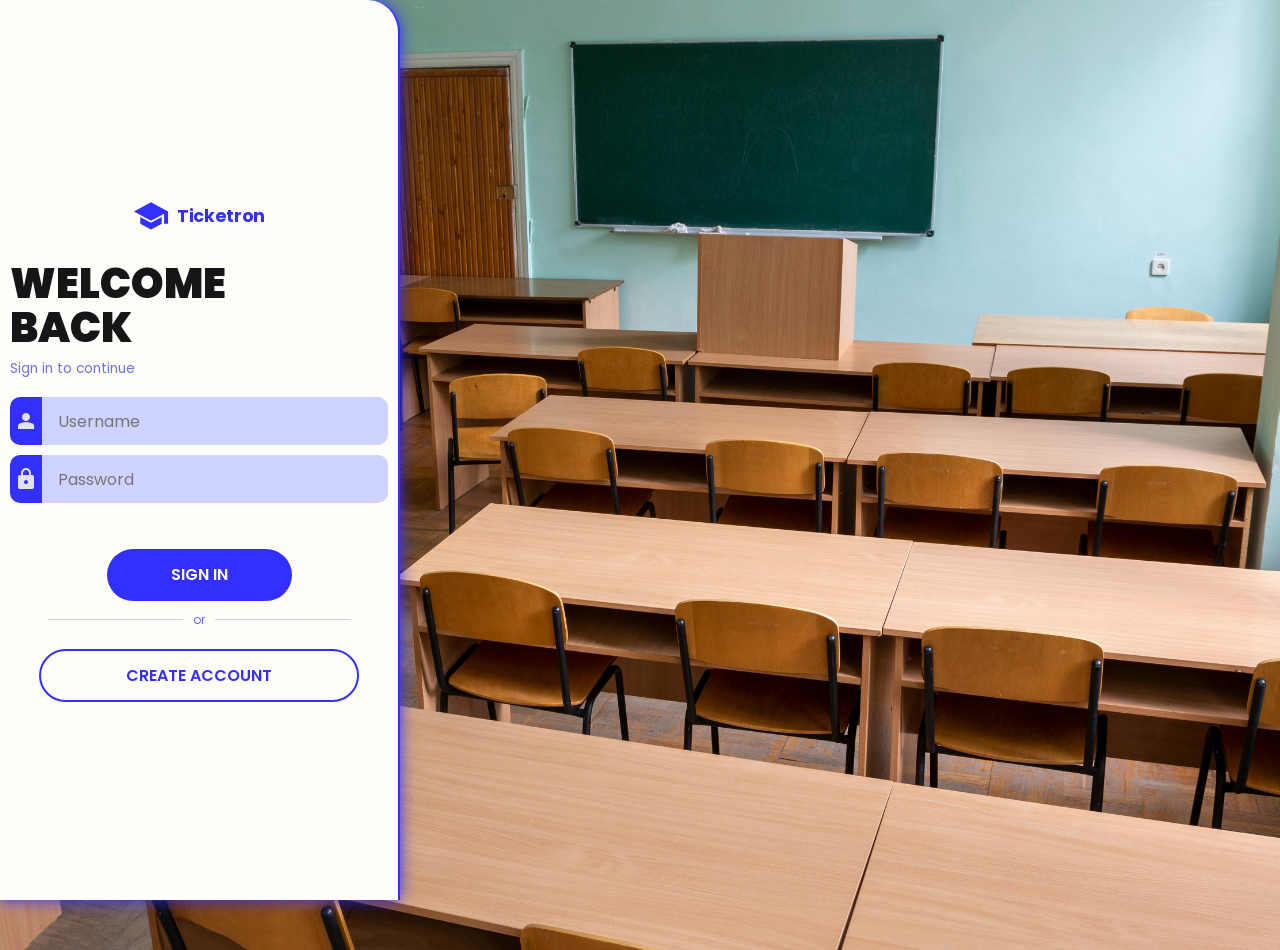
<file: index.html>
<!DOCTYPE html>
<html>
    <head>
        <meta http-equiv="Content-Type" content="text/html;charset=UTF-8">
        <title>GUUID Ticket Generator</title>
        <link rel="shortcut icon" href="favicon.ico" type="image/x-icon">

            <script src="config.js" defer></script>
        <script src="js/main.js" defer></script>
        <link rel="stylesheet" href="main.css">
        <link rel="stylesheet" href="css/student.css">

        <link rel="stylesheet" href="notify/notify.css" />
        <script src="notify/notify.config.js"></script>
        <script src="notify/notify.js"></script>
    </head>
    <body class="background">
        <form id="form" class="wrapper">
            <h1>Signout</h1>
            <h2>Mockup</h2>

            <div class="active-ticket-panel" id="active-ticket-panel">
                <p class="active-label">You have an Active Ticket!</p>
                <p id="active-ticket-info"></p>
                <p id="active-ticket-status"></p>
                <button type="button" id="close-ticket-btn">Close Ticket</button>
            </div>

            <div class="input-prompt">
                <label for="name-input">
                    <svg xmlns="http://www.w3.org/2000/svg" height="24px" viewBox="0 -960 960 960" width="24px" fill="#e3e3e3"><path d="M656-179v-121h294v121H656Zm-80-241v-121h374v121H576Zm-80-241v-121h454v121H496ZM169-533.62q-42-42.62-42-103.5T169.06-740q42.06-42 102.94-42 60.88 0 103.44 42.06Q418-697.88 418-637q0 60.88-42.62 103.44Q332.76-491 271.88-491T169-533.62ZM9-179v-101.27Q9-309 22.2-333.73q13.19-24.73 37.87-39.34Q108-401 160.75-416 213.5-431 272-431t111.79 14.75Q437.08-401.5 485-373q24.11 14.09 37.55 39.14Q536-308.8 536-280.5V-179H9Z"/></svg>
                </label>
                <input class="form-input" type="text" name="name-input" id="name-input" placeholder="Full Name">
            </div>

            <div class="input-prompt">
                <label for="teacher-input">
                    <svg xmlns="http://www.w3.org/2000/svg" height="24px" viewBox="0 -960 960 960" width="24px" fill="#e3e3e3"><path d="M829-275v-266L480-351 25.5-599.5l454.5-247 455 247.07V-275H829ZM480-121 194-274.9v-179.6l286 155.82L766-454.5V-275L480-121Z"/></svg>
                </label>

                <input class="form-input" type="text" name="teacher-input" id="teacher-input" placeholder="Teacher Name">
            </div>

            <p>----------------------------------------</p>

            <div class="tag-wrapper">
                <ul id="tags"></ul>
            </div>

            <p id="error-messages"> </p>
            <button type="submit">Submit</button>

            <button type="button" id="signout-button" class="secondary-btn-inline">Sign Out</button>
        </form>
    </body>
</html>
</file>
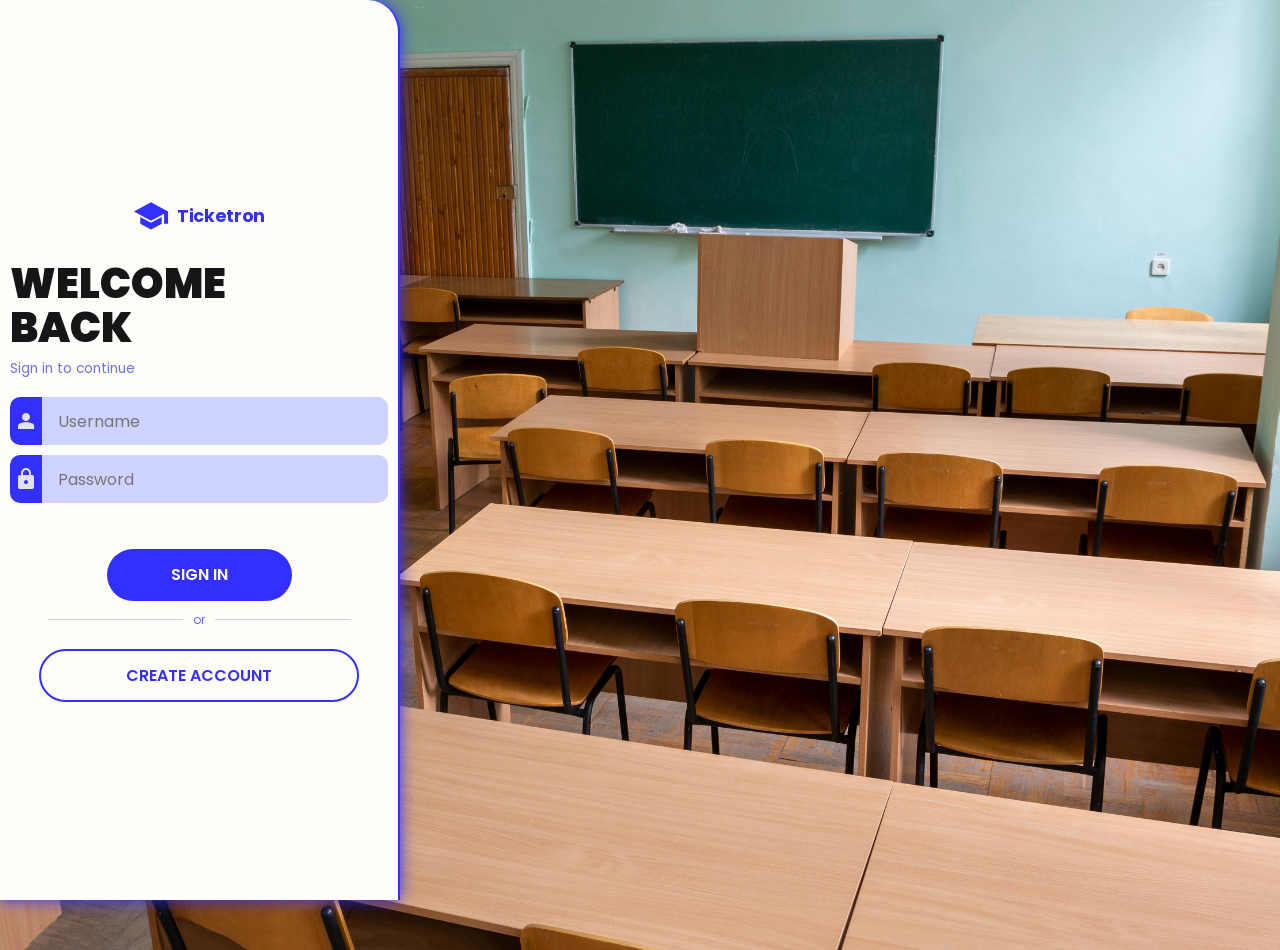
<file: login.html>
<!DOCTYPE html>
<html>
    <head>
        <meta http-equiv="Content-Type" content="text/html;charset=UTF-8">
        <title>Ticketron — Login</title>
        <link rel="shortcut icon" href="favicon.ico" type="image/x-icon">
        <script src="config.js" defer></script>
        <script src="js/login.js" defer></script>
        <link rel="stylesheet" href="main.css">
        <link rel="stylesheet" href="css/login.css">

        <link rel="stylesheet" href="notify/notify.css" />
        <script src="notify/notify.config.js"></script>
        <script src="notify/notify.js"></script>
    </head>
    <body class="background">
        <form id="login-form" class="wrapper" autocomplete="off">

            <div class="brand">
                <svg xmlns="http://www.w3.org/2000/svg" height="36px" viewBox="0 -960 960 960" width="36px" fill="currentColor">
                    <path d="M829-275v-266L480-351 25.5-599.5l454.5-247 455 247.07V-275H829ZM480-121 194-274.9v-179.6l286 155.82L766-454.5V-275L480-121Z"/>
                </svg>
                <span>Ticketron</span>
            </div>

            <h1>Welcome<br>Back</h1>
            <p class="subtitle">Sign in to continue</p>

            <div id="username-wrap">
                <label for="username-input">
                    <!-- person icon -->
                    <svg xmlns="http://www.w3.org/2000/svg" height="24px" viewBox="0 -960 960 960" width="24px" fill="#e3e3e3">
                        <path d="M480-480q-66 0-113-47t-47-113q0-66 47-113t113-47q66 0 113 47t47 113q0 66-47 113t-113 47ZM160-160v-112q0-34 17.5-62.5T224-378q62-31 128.5-46.5T480-440q66 0 132.5 15.5T741-378q29 15 46.5 43.5T805-272v112H160Z"/>
                    </svg>
                </label>
                <input class="form-input" type="text" name="username-input" id="username-input" placeholder="Username" autocomplete="off" spellcheck="false">
            </div>

            <div id="password-wrap">
                <label for="password-input">
                    <!-- lock icon -->
                    <svg xmlns="http://www.w3.org/2000/svg" height="24px" viewBox="0 -960 960 960" width="24px" fill="#e3e3e3">
                        <path d="M240-80q-33 0-56.5-23.5T160-160v-400q0-33 23.5-56.5T240-640h40v-80q0-83 58.5-141.5T480-920q83 0 141.5 58.5T680-720v80h40q33 0 56.5 23.5T800-560v400q0 33-23.5 56.5T720-80H240Zm240-200q33 0 56.5-23.5T560-360q0-33-23.5-56.5T480-440q-33 0-56.5 23.5T400-360q0 33 23.5 56.5T480-280ZM360-640h240v-80q0-50-35-85t-85-35q-50 0-85 35t-35 85v80Z"/>
                    </svg>
                </label>
                <input class="form-input" type="password" name="password-input" id="password-input" placeholder="Password" autocomplete="off">
            </div>

            <p id="login-error"></p>

            <button type="submit">Sign In</button>

            <div class="divider"><span>or</span></div>

            <button type="button" id="register-btn" class="secondary-btn">Create Account</button>
        </form>

        <!-- Register overlay -->
        <div id="register-overlay" class="overlay hidden">
            <form id="register-form" class="wrapper overlay-panel" autocomplete="off">
                <button type="button" id="back-btn" class="back-btn" aria-label="Back">
                    <svg xmlns="http://www.w3.org/2000/svg" height="24px" viewBox="0 -960 960 960" width="24px" fill="currentColor">
                        <path d="m313-440 224 224-57 56-320-320 320-320 57 56-224 224h487v80H313Z"/>
                    </svg>
                </button>

                <h1>Create<br>Account</h1>
                <p class="subtitle">Join Ticketron</p>

                <div id="reg-username-wrap">
                    <label for="reg-username">
                        <svg xmlns="http://www.w3.org/2000/svg" height="24px" viewBox="0 -960 960 960" width="24px" fill="#e3e3e3">
                            <path d="M480-480q-66 0-113-47t-47-113q0-66 47-113t113-47q66 0 113 47t47 113q0 66-47 113t-113 47ZM160-160v-112q0-34 17.5-62.5T224-378q62-31 128.5-46.5T480-440q66 0 132.5 15.5T741-378q29 15 46.5 43.5T805-272v112H160Z"/>
                        </svg>
                    </label>
                    <input class="form-input" type="text" id="reg-username" placeholder="Username (4–24 chars, letters & numbers)" autocomplete="off" spellcheck="false">
                </div>

                <div id="reg-password-wrap">
                    <label for="reg-password">
                        <svg xmlns="http://www.w3.org/2000/svg" height="24px" viewBox="0 -960 960 960" width="24px" fill="#e3e3e3">
                            <path d="M240-80q-33 0-56.5-23.5T160-160v-400q0-33 23.5-56.5T240-640h40v-80q0-83 58.5-141.5T480-920q83 0 141.5 58.5T680-720v80h40q33 0 56.5 23.5T800-560v400q0 33-23.5 56.5T720-80H240Zm240-200q33 0 56.5-23.5T560-360q0-33-23.5-56.5T480-440q-33 0-56.5 23.5T400-360q0 33 23.5 56.5T480-280ZM360-640h240v-80q0-50-35-85t-85-35q-50 0-85 35t-35 85v80Z"/>
                        </svg>
                    </label>
                    <input class="form-input" type="password" id="reg-password" placeholder="Password (letter + number required)" autocomplete="off">
                </div>

                <div id="reg-confirm-wrap">
                    <label for="reg-confirm">
                        <svg xmlns="http://www.w3.org/2000/svg" height="24px" viewBox="0 -960 960 960" width="24px" fill="#e3e3e3">
                            <path d="m438-452-58-57q-11-11-27.5-11T324-508q-11 11-11 28t11 28l86 86q12 12 28 12t28-12l170-170q11-11 11-28t-11-28q-11-11-28-11t-28 11L438-452Zm42 372q-139-35-229.5-159.5T160-516v-244l320-120 320 120v244q0 152-90.5 276.5T480-80Z"/>
                        </svg>
                    </label>
                    <input class="form-input" type="password" id="reg-confirm" placeholder="Confirm Password" autocomplete="off">
                </div>

                <p id="register-error"></p>

                <div class="role-toggle-wrap">
                    <span class="role-toggle-icon">🎓</span>
                    <label class="toggle-switch" for="role-toggle">
                        <input type="checkbox" id="role-toggle">
                        <span class="toggle-track">
                            <span class="toggle-thumb"></span>
                        </span>
                    </label>
                    <span id="role-label">Student Account</span>
                </div>

                <button type="submit">Register</button>
            </form>
        </div>
    </body>
</html>
</file>
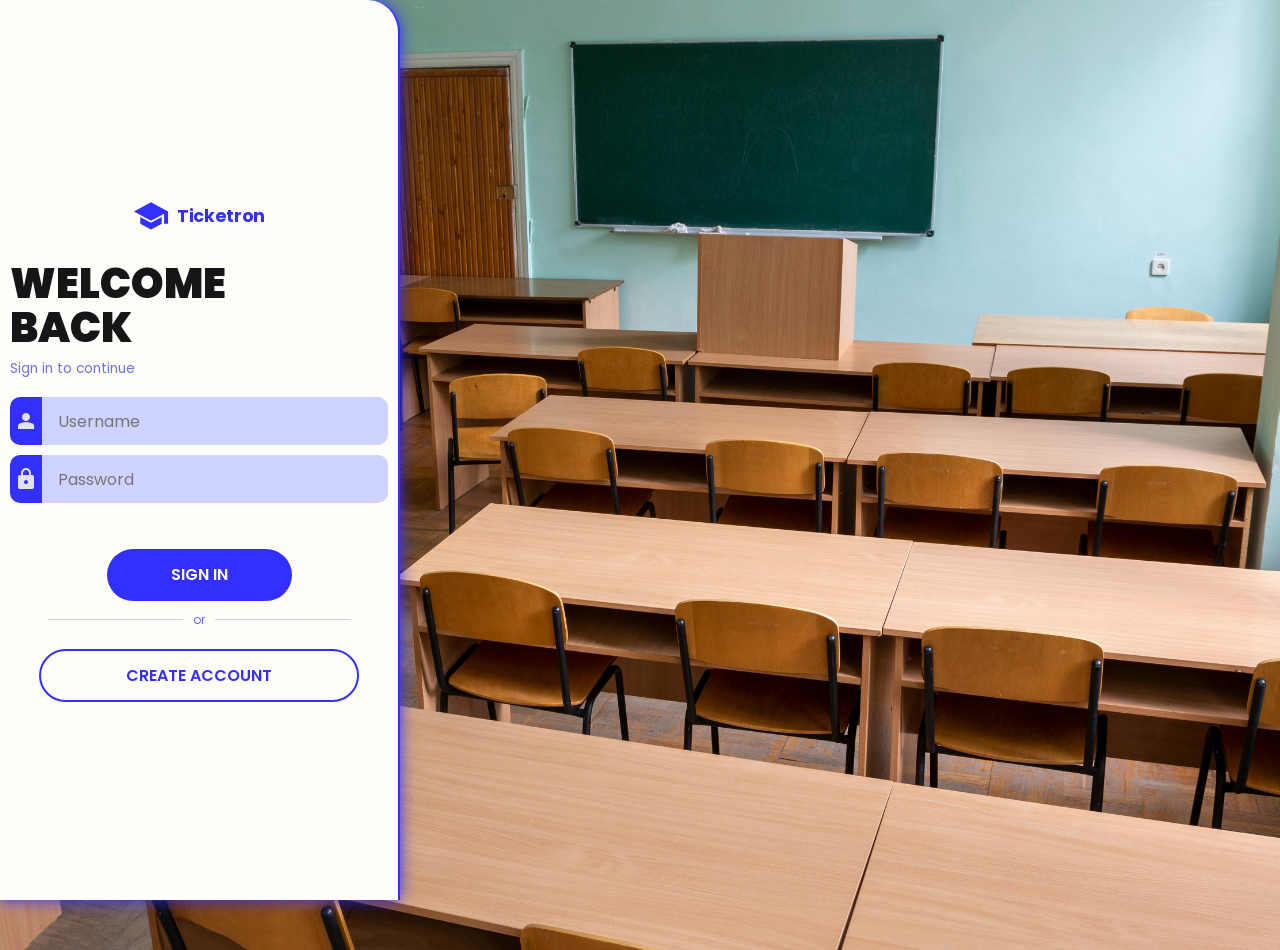
<file: teacher.html>
<!DOCTYPE html>
<html>
    <head>
        <meta http-equiv="Content-Type" content="text/html;charset=UTF-8">
        <title>Ticketron — Teacher Dashboard</title>
        <link rel="shortcut icon" href="favicon.ico" type="image/x-icon">
        <script src="config.js" defer></script>
        <script src="js/teacher.js" defer></script>
        <link rel="stylesheet" href="main.css">
        <link rel="stylesheet" href="css/teacher.css">

        <link rel="stylesheet" href="notify/notify.css" />
        <script src="notify/notify.config.js"></script>
        <script src="notify/notify.js"></script>
    </head>
    <body class="background">
        <div class="teacher-shell">

            <!-- Sidebar -->
            <aside class="sidebar">
                <div class="sidebar-brand">
                    <svg xmlns="http://www.w3.org/2000/svg" height="28px" viewBox="0 -960 960 960" width="28px" fill="currentColor">
                        <path d="M829-275v-266L480-351 25.5-599.5l454.5-247 455 247.07V-275H829ZM480-121 194-274.9v-179.6l286 155.82L766-454.5V-275L480-121Z"/>
                    </svg>
                    <span>Ticketron</span>
                </div>

                <div class="sidebar-user">
                    <div class="user-avatar">
                        <svg xmlns="http://www.w3.org/2000/svg" height="20px" viewBox="0 -960 960 960" width="20px" fill="currentColor">
                            <path d="M829-275v-266L480-351 25.5-599.5l454.5-247 455 247.07V-275H829ZM480-121 194-274.9v-179.6l286 155.82L766-454.5V-275L480-121Z"/>
                        </svg>
                    </div>
                    <div class="user-info">
                        <span id="teacher-name" class="user-name">Teacher</span>
                        <span class="user-role">Teacher</span>
                    </div>
                </div>

                <nav class="sidebar-nav">
                    <button class="nav-btn active" id="tab-tickets">
                        <svg xmlns="http://www.w3.org/2000/svg" height="20px" viewBox="0 -960 960 960" width="20px" fill="currentColor">
                            <path d="M200-120q-33 0-56.5-23.5T120-200v-560q0-33 23.5-56.5T200-840h560q33 0 56.5 23.5T840-760v560q0 33-23.5 56.5T760-120H200Zm0-80h560v-560H200v560Zm80-80h400v-80H280v80Zm0-160h400v-80H280v80Zm0-160h400v-80H280v80Z"/>
                        </svg>
                        Tickets
                    </button>

                    <button class="nav-btn" id="tab-settings">
                        <svg xmlns="http://www.w3.org/2000/svg" height="20px" viewBox="0 -960 960 960" width="20px" fill="currentColor">
                            <path d="m370-80-16-128q-13-5-24.5-12T307-235l-119 50L78-375l103-78q-1-7-1-13.5v-27q0-6.5 1-13.5L78-585l110-190 119 50q11-8 23-15t24-12l16-128h220l16 128q13 5 24.5 12t22.5 15l119-50 110 190-103 78q1 7 1 13.5v27q0 6.5-2 13.5l103 78-110 190-118-50q-11 8-23 15t-24 12L590-80H370Zm70-80h79l14-106q31-8 57.5-23.5T639-327l99 41 39-68-86-65q5-14 7-29.5t2-31.5q0-16-2-31.5t-7-29.5l86-65-39-68-99 42q-22-23-48.5-38.5T533-694l-13-106h-79l-14 106q-31 8-57.5 23.5T321-633l-99-41-39 68 86 64q-5 15-7 30t-2 32q0 16 2 31t7 30l-86 65 39 68 99-42q22 23 48.5 38.5T427-266l13 106Zm42-180q58 0 99-41t41-99q0-58-41-99t-99-41q-59 0-99.5 41T342-480q0 58 40.5 99t99.5 41Zm-2-140Z"/>
                        </svg>
                        Settings
                    </button>

                    <button disabled class="nav-btn" id="tab-developer" style="background-color: rgb(228, 228, 228);">
                        <svg xmlns="http://www.w3.org/2000/svg" height="24px" viewBox="0 -960 960 960" width="24px" fill="currentColor"><path d="M240-280 40-480l200-200 56 56-143 144 143 144-56 56Zm178 132-76-24 200-640 76 24-200 640Zm302-132-56-56 143-144-143-144 56-56 200 200-200 200Z"/></svg>
                        Developer Console
                    </button>
                </nav>

                <button class="signout-btn" id="signout-btn">
                    <svg xmlns="http://www.w3.org/2000/svg" height="18px" viewBox="0 -960 960 960" width="18px" fill="currentColor">
                        <path d="M200-120q-33 0-56.5-23.5T120-200v-560q0-33 23.5-56.5T200-840h280v80H200v560h280v80H200Zm440-160-55-58 102-102H360v-80h327L585-622l55-58 200 200-200 200Z"/>
                    </svg>
                    Sign Out
                </button>
            </aside>

            <!-- Main content -->
            <main class="dashboard-main">

                <!-- Tickets Panel -->
                <div id="panel-tickets">
                    <div class="dashboard-header">
                        <h1>Ticket Dashboard</h1>
                        <div class="count-chips">
                            <span class="chip chip-pending">Pending <span id="count-pending">0</span></span>
                            <span class="chip chip-accepted">Accepted <span id="count-accepted">0</span></span>
                            <span class="chip chip-denied">Denied <span id="count-denied">0</span></span>
                            <span class="chip chip-all">Total <span id="count-all">0</span></span>
                        </div>
                    </div>

                    <div class="filter-bar">
                        <button class="filter-btn active" data-filter="pending">Pending</button>
                        <button class="filter-btn" data-filter="accepted">Accepted</button>
                        <button class="filter-btn" data-filter="denied">Denied</button>
                        <button class="filter-btn" data-filter="closed">Closed</button>
                        <button class="filter-btn" data-filter="all">All</button>
                    </div>

                    <div id="ticket-list" class="ticket-list"></div>
                </div>

                <!-- Settings Panel -->
                <div id="panel-settings" class="hidden">
                    <div class="dashboard-header">
                        <h1>Settings</h1>
                        <p class="settings-subtitle">Control ticket behaviour for your class</p>
                    </div>

                    <form id="settings-form" class="settings-form">

                        <div class="setting-group">
                            <div class="setting-row">
                                <div class="setting-info">
                                    <span class="setting-title">Tickets Open</span>
                                    <span class="setting-desc">Allow students to submit new signout tickets</span>
                                </div>
                                <label class="toggle-switch">
                                    <input type="checkbox" id="setting-tickets-open" checked>
                                    <span class="toggle-track"><span class="toggle-thumb"></span></span>
                                </label>
                            </div>
                        </div>

                        <div class="setting-group">
                            <div class="setting-row">
                                <div class="setting-info">
                                    <span class="setting-title">Max Active Tickets</span>
                                    <span class="setting-desc">Maximum number of pending tickets allowed at once across all students</span>
                                </div>
                                <input type="number" class="setting-input" id="setting-max-active" min="1" max="30" value="5">
                            </div>
                        </div>

                        <div class="setting-group">
                            <div class="setting-row">
                                <div class="setting-info">
                                    <span class="setting-title">Max Tickets per Student</span>
                                    <span class="setting-desc">How many tickets a single student can submit in the time window below</span>
                                </div>
                                <input type="number" class="setting-input" id="setting-max-per-student" min="1" max="20" value="3">
                            </div>
                        </div>

                        <div class="setting-group">
                            <div class="setting-row">
                                <div class="setting-info">
                                    <span class="setting-title">Time Window (minutes)</span>
                                    <span class="setting-desc">Rolling time period used to count each student's ticket usage</span>
                                </div>
                                <input type="number" class="setting-input" id="setting-window-minutes" min="1" max="480" value="60">
                            </div>
                        </div>

                        <div class="settings-actions">
                            <button type="submit" class="save-btn">Save Settings</button>
                            <span id="settings-saved" class="saved-msg hidden">✓ Saved!</span>
                        </div>
                    </form>
                </div>

            </main>
        </div>
    </body>
</html>
</file>
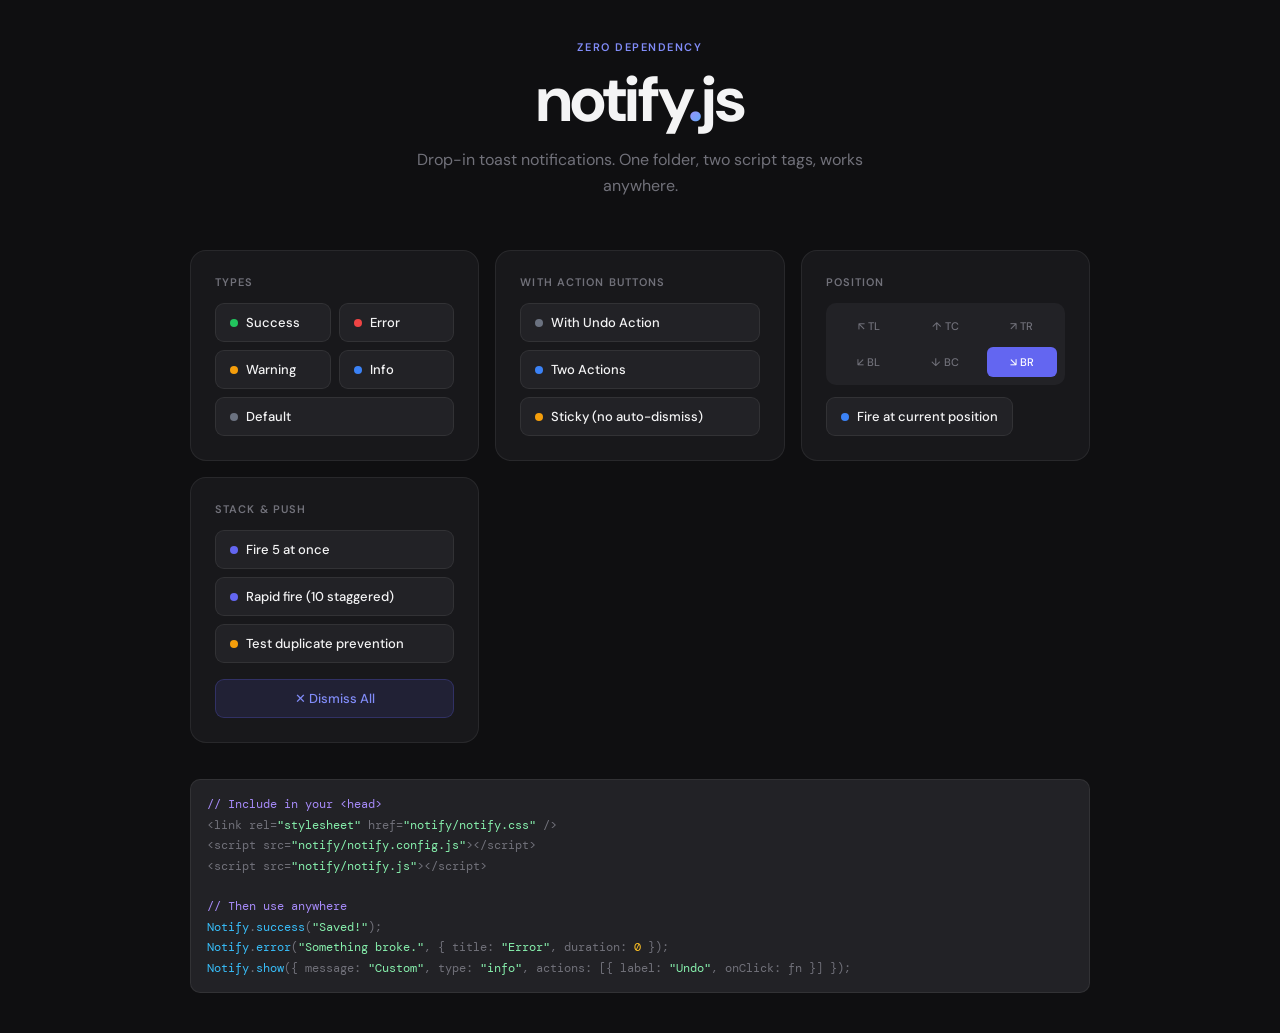
<file: notify/demo.html>
<!DOCTYPE html>
<html lang="en">
<head>
  <meta charset="UTF-8" />
  <meta name="viewport" content="width=device-width, initial-scale=1.0" />
  <title>Notify — Demo</title>
  <link rel="preconnect" href="https://fonts.googleapis.com">
  <link href="https://fonts.googleapis.com/css2?family=DM+Sans:wght@300;400;500;600;700&family=DM+Mono:wght@400;500&display=swap" rel="stylesheet">
  <link rel="stylesheet" href="notify.css" />
  <script src="notify.config.js"></script>
  <script src="notify.js"></script>

  <style>
    *, *::before, *::after { box-sizing: border-box; margin: 0; padding: 0; }

    :root {
      --bg: #0f0f11;
      --surface: #18181b;
      --surface2: #222226;
      --border: rgba(255,255,255,0.07);
      --text: #f4f4f5;
      --muted: #71717a;
      --accent: #6366f1;
      --accent2: #818cf8;
    }

    body {
      background: var(--bg);
      color: var(--text);
      font-family: 'DM Sans', sans-serif;
      min-height: 100vh;
      display: flex;
      flex-direction: column;
      align-items: center;
      justify-content: center;
      padding: 40px 20px;
    }

    .demo-header {
      text-align: center;
      margin-bottom: 52px;
    }

    .demo-eyebrow {
      font-size: 11px;
      font-weight: 600;
      letter-spacing: 0.14em;
      text-transform: uppercase;
      color: var(--accent2);
      margin-bottom: 12px;
    }

    .demo-title {
      font-size: clamp(36px, 6vw, 64px);
      font-weight: 700;
      letter-spacing: -0.03em;
      line-height: 1.05;
      color: var(--text);
    }

    .demo-title span {
      background: linear-gradient(135deg, #6366f1, #a78bfa, #38bdf8);
      -webkit-background-clip: text;
      -webkit-text-fill-color: transparent;
      background-clip: text;
    }

    .demo-sub {
      margin-top: 14px;
      font-size: 16px;
      color: var(--muted);
      line-height: 1.6;
      max-width: 460px;
      margin-left: auto;
      margin-right: auto;
    }

    /* Grid */
    .demo-grid {
      display: grid;
      grid-template-columns: repeat(auto-fit, minmax(280px, 1fr));
      gap: 16px;
      width: 100%;
      max-width: 900px;
    }

    .demo-card {
      background: var(--surface);
      border: 1px solid var(--border);
      border-radius: 16px;
      padding: 24px;
    }

    .demo-card-title {
      font-size: 11px;
      font-weight: 600;
      letter-spacing: 0.1em;
      text-transform: uppercase;
      color: var(--muted);
      margin-bottom: 14px;
    }

    .btn-grid {
      display: grid;
      grid-template-columns: 1fr 1fr;
      gap: 8px;
    }

    .btn-grid.single { grid-template-columns: 1fr; }

    button {
      font-family: 'DM Sans', sans-serif;
      font-size: 13px;
      font-weight: 500;
      padding: 10px 14px;
      border-radius: 9px;
      border: 1px solid var(--border);
      cursor: pointer;
      transition: all 150ms ease;
      text-align: left;
      display: flex;
      align-items: center;
      gap: 8px;
      background: var(--surface2);
      color: var(--text);
    }

    button:hover {
      border-color: rgba(255,255,255,0.15);
      background: #2c2c32;
      transform: translateY(-1px);
    }

    button:active { transform: translateY(0); }

    button .dot {
      width: 8px;
      height: 8px;
      border-radius: 50%;
      flex-shrink: 0;
    }

    .dot-success { background: #22c55e; }
    .dot-error   { background: #ef4444; }
    .dot-warning { background: #f59e0b; }
    .dot-info    { background: #3b82f6; }
    .dot-default { background: #6b7280; }
    .dot-accent  { background: var(--accent); }

    /* Position selector */
    .pos-grid {
      display: grid;
      grid-template-columns: repeat(3, 1fr);
      gap: 6px;
      background: var(--surface2);
      border-radius: 10px;
      padding: 8px;
      margin-bottom: 12px;
    }

    .pos-btn {
      font-size: 11px;
      padding: 7px 6px;
      border-radius: 6px;
      text-align: center;
      justify-content: center;
      background: transparent;
      border: 1px solid transparent;
      color: var(--muted);
      gap: 0;
    }

    .pos-btn:hover { background: var(--surface); border-color: var(--border); color: var(--text); transform: none; }
    .pos-btn.active { background: var(--accent); color: white; border-color: transparent; }

    .code-snippet {
      background: var(--surface2);
      border: 1px solid var(--border);
      border-radius: 10px;
      padding: 14px 16px;
      font-family: 'DM Mono', monospace;
      font-size: 12px;
      color: var(--muted);
      line-height: 1.7;
      margin-top: 12px;
      overflow-x: auto;
    }

    .code-snippet .kw  { color: #a78bfa; }
    .code-snippet .fn  { color: #38bdf8; }
    .code-snippet .str { color: #86efac; }
    .code-snippet .num { color: #fbbf24; }

    .dismiss-all-btn {
      margin-top: 16px;
      width: 100%;
      justify-content: center;
      background: rgba(99,102,241,0.12);
      border-color: rgba(99,102,241,0.25);
      color: var(--accent2);
    }

    .dismiss-all-btn:hover {
      background: rgba(99,102,241,0.2);
      border-color: rgba(99,102,241,0.4);
    }
  </style>
</head>
<body>

  <div class="demo-header">
    <p class="demo-eyebrow">Zero dependency</p>
    <h1 class="demo-title">notify<span>.</span>js</h1>
    <p class="demo-sub">Drop-in toast notifications. One folder, two script tags, works anywhere.</p>
  </div>

  <div class="demo-grid">

    <!-- Types -->
    <div class="demo-card">
      <p class="demo-card-title">Types</p>
      <div class="btn-grid">
        <button onclick="Notify.success('Changes saved successfully.')">
          <span class="dot dot-success"></span> Success
        </button>
        <button onclick="Notify.error('Failed to connect to server.')">
          <span class="dot dot-error"></span> Error
        </button>
        <button onclick="Notify.warning('Storage almost full.', { title: 'Warning' })">
          <span class="dot dot-warning"></span> Warning
        </button>
        <button onclick="Notify.info('A new version is available.', { title: 'Update' })">
          <span class="dot dot-info"></span> Info
        </button>
        <button onclick="Notify.show({ message: 'This is a plain notification.' })" style="grid-column: span 2;">
          <span class="dot dot-default"></span> Default
        </button>
      </div>
    </div>

    <!-- With actions -->
    <div class="demo-card">
      <p class="demo-card-title">With Action Buttons</p>
      <div class="btn-grid single">
        <button onclick="showWithUndo()">
          <span class="dot dot-default"></span> With Undo Action
        </button>
        <button onclick="showWithActions()">
          <span class="dot dot-info"></span> Two Actions
        </button>
        <button onclick="showSticky()">
          <span class="dot dot-warning"></span> Sticky (no auto-dismiss)
        </button>
      </div>
    </div>

    <!-- Position -->
    <div class="demo-card">
      <p class="demo-card-title">Position</p>
      <div class="pos-grid" id="posGrid">
        <button class="pos-btn" data-pos="top-left"      onclick="setPos(this)">↖ TL</button>
        <button class="pos-btn" data-pos="top-center"    onclick="setPos(this)">↑ TC</button>
        <button class="pos-btn" data-pos="top-right"     onclick="setPos(this)">↗ TR</button>
        <button class="pos-btn" data-pos="bottom-left"   onclick="setPos(this)">↙ BL</button>
        <button class="pos-btn" data-pos="bottom-center" onclick="setPos(this)">↓ BC</button>
        <button class="pos-btn active" data-pos="bottom-right" onclick="setPos(this)">↘ BR</button>
      </div>
      <button onclick="Notify.info('Position updated to ' + currentPos + '.')">
        <span class="dot dot-info"></span> Fire at current position
      </button>
    </div>

    <!-- Stress test -->
    <div class="demo-card">
      <p class="demo-card-title">Stack &amp; Push</p>
      <div class="btn-grid single">
        <button onclick="fireMultiple()">
          <span class="dot dot-accent"></span> Fire 5 at once
        </button>
        <button onclick="fireRapid()">
          <span class="dot dot-accent"></span> Rapid fire (10 staggered)
        </button>
        <button onclick="Notify.success('This is the same message.'); Notify.success('This is the same message.')">
          <span class="dot dot-warning"></span> Test duplicate prevention
        </button>
      </div>
      <button class="dismiss-all-btn" onclick="Notify.dismissAll()">
        ✕ Dismiss All
      </button>
    </div>

  </div>

  <!-- Code example -->
  <div style="max-width:900px; width:100%; margin-top: 24px;">
    <div class="code-snippet">
      <span class="kw">// Include in your &lt;head&gt;</span><br>
      &lt;link rel=<span class="str">"stylesheet"</span> href=<span class="str">"notify/notify.css"</span> /&gt;<br>
      &lt;script src=<span class="str">"notify/notify.config.js"</span>&gt;&lt;/script&gt;<br>
      &lt;script src=<span class="str">"notify/notify.js"</span>&gt;&lt;/script&gt;<br><br>

      <span class="kw">// Then use anywhere</span><br>
      <span class="fn">Notify</span>.<span class="fn">success</span>(<span class="str">"Saved!"</span>);<br>
      <span class="fn">Notify</span>.<span class="fn">error</span>(<span class="str">"Something broke."</span>, { title: <span class="str">"Error"</span>, duration: <span class="num">0</span> });<br>
      <span class="fn">Notify</span>.<span class="fn">show</span>({ message: <span class="str">"Custom"</span>, type: <span class="str">"info"</span>, actions: [{ label: <span class="str">"Undo"</span>, onClick: fn }] });
    </div>
  </div>

  <script>
    let currentPos = 'bottom-right';

    function setPos(btn) {
      document.querySelectorAll('.pos-btn').forEach(b => b.classList.remove('active'));
      btn.classList.add('active');
      currentPos = btn.dataset.pos;
      Notify.configure({ position: currentPos });
    }

    function showWithUndo() {
      Notify.show({
        message: '3 files moved to Trash.',
        type: 'default',
        duration: 6000,
        actions: [
          {
            label: 'Undo',
            primary: true,
            onClick: () => Notify.success('Restored!'),
          }
        ]
      });
    }

    function showWithActions() {
      Notify.show({
        title: 'Update Available',
        message: 'v2.4.0 is ready to install.',
        type: 'info',
        duration: 0,
        actions: [
          { label: 'Later',   primary: false, onClick: () => {} },
          { label: 'Install', primary: true,  onClick: () => Notify.success('Installing…') },
        ]
      });
    }

    function showSticky() {
      Notify.show({
        title: 'Action Required',
        message: 'Please confirm your email to continue.',
        type: 'warning',
        duration: 0,
      });
    }

    const msgs = [
      { type: 'success', message: 'File uploaded successfully.' },
      { type: 'info',    message: 'Sync completed.',             title: 'Sync' },
      { type: 'warning', message: 'Quota at 80%.',               title: 'Storage' },
      { type: 'error',   message: 'Network request failed.' },
      { type: 'default', message: 'Background task finished.' },
    ];

    function fireMultiple() {
      msgs.forEach(m => Notify.show(m));
    }

    let rapidTimer = null;
    function fireRapid() {
      let i = 0;
      rapidTimer = setInterval(() => {
        Notify.show(msgs[i % msgs.length]);
        i++;
        if (i >= 10) clearInterval(rapidTimer);
      }, 280);
    }
  </script>
</body>
</html>
</file>
<file: main.css>
@import url('https://fonts.googleapis.com/css2?family=Poppins:ital,wght@0,100;0,200;0,300;0,400;0,500;0,600;0,700;0,800;0,900;1,100;1,200;1,300;1,400;1,500;1,600;1,700;1,800;1,900&display=swap');
@import url('css/register-ticket.css');

:root {
    --bg-primary: rgb(255, 253, 250);
    --bg-secondary: rgb(232, 233, 240);
    --bg-tertiary: rgb(205, 208, 223);
    --accent-bg: rgb(206, 211, 255);
    --error: rgb(255, 0, 0);

    --accent-light: rgb(223, 222, 255);
    --accent-primary: rgb(50, 47, 255);
    --accent-secondary: rgb(27, 29, 165);

    --text-primary: rgb(22, 22, 24);
    --text-secondary: rgb(111, 113, 221);
    --text-reverse: rgb(255, 255, 255);
}

p {
    color: var(--text-secondary);
}

.background {
    min-height: 100vh;
    background-image: url('imgs/background.jpg');
    background-position: center;
    background-size: cover;
    overflow: hidden;
}

.apply-shake {
  animation: shake 0.2s cubic-bezier(.36,.07,.19,.97) both;
}

@keyframes shake {
  10%, 90% { transform: translate3d(-1px, 0, 0); }
  20%, 80% { transform: translate3d(2px, 0, 0); }
  30%, 50%, 70% { transform: translate3d(-4px, 0, 0); }
  40%, 60% { transform: translate3d(4px, 0, 0); }
}
</file>
<file: css/student.css>
/* css/student.css — Student signout page additions */

/* Status banners */
.banner {
    width: 100%;
    padding: 8px 14px;
    border-radius: 8px;
    font-size: 0.8rem;
    font-weight: 500;
    text-align: left;
    box-sizing: border-box;
}
.banner-open   { background: #e6f9f0; color: #1a7a4a; border: 1px solid #a3e4c1; }
.banner-closed { background: #fdecea; color: #b91c1c; border: 1px solid #fca5a5; }
.banner-active { background: #eff6ff; color: #1d4ed8; border: 1px solid #93c5fd; }
.banner-warn   { background: #fffbeb; color: #92400e; border: 1px solid #fcd34d; }

/* Active ticket panel */
.active-ticket-panel {
    width: 100%;
    background: var(--accent-bg);
    border: 2px solid var(--accent-primary);
    border-radius: 12px;
    padding: 16px;
    box-sizing: border-box;
    text-align: left;
    margin-top: 4px;
}
.active-ticket-panel.hidden { display: none; }

.active-label {
    font-weight: 700;
    font-size: 0.75rem;
    text-transform: uppercase;
    letter-spacing: 0.08em;
    color: var(--accent-secondary);
    margin-bottom: 6px !important;
}

#active-ticket-info {
    color: var(--text-primary);
    font-size: 0.9rem;
    margin-bottom: 4px !important;
}

.ticket-status-pending  { color: #92400e; font-weight: 600; }
.ticket-status-accepted { color: #1a7a4a; font-weight: 600; }
.ticket-status-denied   { color: #b91c1c; font-weight: 600; }

#close-ticket-btn {
    margin-top: 10px;
    border: 2px solid var(--accent-primary);
    border-radius: 100vh;
    padding: 0.5em 2em;
    background: transparent;
    font: inherit;
    color: var(--accent-primary);
    font-weight: 600;
    text-transform: uppercase;
    cursor: pointer;
    transition: 150ms;
    font-size: 0.8rem;
}
#close-ticket-btn:hover { background: var(--accent-primary); color: white; }

/* Secondary inline sign-out */
.secondary-btn-inline {
    margin-top: 4px;
    border: 2px solid var(--bg-tertiary);
    border-radius: 100vh;
    padding: 0.6em 2.5em;
    background: transparent;
    font: inherit;
    color: var(--text-secondary);
    font-weight: 500;
    font-size: 0.8rem;
    text-transform: uppercase;
    cursor: pointer;
    transition: 150ms;
}
.secondary-btn-inline:hover { border-color: var(--error); color: var(--error); }

/* Selected tag */
li.selected {
    background-color: var(--accent-primary);
    color: var(--text-reverse);
    border-color: var(--accent-secondary);
}
</file>
<file: notify/notify.css>
/* ═══════════════════════════════════════════════════════
   NOTIFY.CSS  —  Drop-in Notification System
   ═══════════════════════════════════════════════════════ */

@import url('https://fonts.googleapis.com/css2?family=DM+Sans:wght@400;500;600&display=swap');

/* ── CSS Custom Properties ────────────────────────────── */
:root {
  --notify-font: 'DM Sans', system-ui, sans-serif;

  /* Light theme */
  --notify-bg: #ffffff;
  --notify-bg-hover: #f8f8f8;
  --notify-text: #111111;
  --notify-subtext: #666666;
  --notify-border: rgba(0, 0, 0, 0.08);
  --notify-shadow-subtle: 0 2px 8px rgba(0,0,0,0.08);
  --notify-shadow-normal: 0 4px 24px rgba(0,0,0,0.12), 0 1px 4px rgba(0,0,0,0.06);
  --notify-shadow-strong: 0 8px 40px rgba(0,0,0,0.18), 0 2px 8px rgba(0,0,0,0.08);
  --notify-close-color: #999999;
  --notify-close-hover: #333333;
  --notify-progress-bg: rgba(0,0,0,0.06);

  /* Types */
  --notify-success: #16a34a;
  --notify-success-bg: #f0fdf4;
  --notify-success-icon-bg: #dcfce7;

  --notify-error: #dc2626;
  --notify-error-bg: #fff1f2;
  --notify-error-icon-bg: #ffe4e6;

  --notify-warning: #d97706;
  --notify-warning-bg: #fffbeb;
  --notify-warning-icon-bg: #fef3c7;

  --notify-info: #2563eb;
  --notify-info-bg: #eff6ff;
  --notify-info-icon-bg: #dbeafe;

  --notify-default: #374151;
  --notify-default-bg: #f9fafb;
  --notify-default-icon-bg: #f3f4f6;
}

/* Dark theme */
@media (prefers-color-scheme: dark) {
  :root[data-notify-theme="auto"],
  :root:not([data-notify-theme]) {
    --notify-bg: #1c1c1e;
    --notify-bg-hover: #2c2c2e;
    --notify-text: #f5f5f7;
    --notify-subtext: #a1a1aa;
    --notify-border: rgba(255, 255, 255, 0.08);
    --notify-shadow-subtle: 0 2px 8px rgba(0,0,0,0.4);
    --notify-shadow-normal: 0 4px 24px rgba(0,0,0,0.5), 0 1px 4px rgba(0,0,0,0.3);
    --notify-shadow-strong: 0 8px 40px rgba(0,0,0,0.6), 0 2px 8px rgba(0,0,0,0.4);
    --notify-close-color: #71717a;
    --notify-close-hover: #d4d4d8;
    --notify-progress-bg: rgba(255,255,255,0.08);

    --notify-success-bg: #052e16;
    --notify-success-icon-bg: #14532d;
    --notify-error-bg: #2d0f0f;
    --notify-error-icon-bg: #450a0a;
    --notify-warning-bg: #2d1a00;
    --notify-warning-icon-bg: #431d00;
    --notify-info-bg: #0d1f3c;
    --notify-info-icon-bg: #1e3a5f;
    --notify-default-bg: #18181b;
    --notify-default-icon-bg: #27272a;
  }
}

[data-notify-theme="dark"] {
  --notify-bg: #1c1c1e;
  --notify-bg-hover: #2c2c2e;
  --notify-text: #f5f5f7;
  --notify-subtext: #a1a1aa;
  --notify-border: rgba(255, 255, 255, 0.08);
  --notify-shadow-subtle: 0 2px 8px rgba(0,0,0,0.4);
  --notify-shadow-normal: 0 4px 24px rgba(0,0,0,0.5), 0 1px 4px rgba(0,0,0,0.3);
  --notify-shadow-strong: 0 8px 40px rgba(0,0,0,0.6), 0 2px 8px rgba(0,0,0,0.4);
  --notify-close-color: #71717a;
  --notify-close-hover: #d4d4d8;
  --notify-progress-bg: rgba(255,255,255,0.08);

  --notify-success-bg: #052e16;
  --notify-success-icon-bg: #14532d;
  --notify-error-bg: #2d0f0f;
  --notify-error-icon-bg: #450a0a;
  --notify-warning-bg: #2d1a00;
  --notify-warning-icon-bg: #431d00;
  --notify-info-bg: #0d1f3c;
  --notify-info-icon-bg: #1e3a5f;
  --notify-default-bg: #18181b;
  --notify-default-icon-bg: #27272a;
}

[data-notify-theme="light"] {
  --notify-bg: #ffffff;
  --notify-bg-hover: #f8f8f8;
  --notify-text: #111111;
  --notify-subtext: #666666;
  --notify-border: rgba(0, 0, 0, 0.08);
  --notify-shadow-subtle: 0 2px 8px rgba(0,0,0,0.08);
  --notify-shadow-normal: 0 4px 24px rgba(0,0,0,0.12), 0 1px 4px rgba(0,0,0,0.06);
  --notify-shadow-strong: 0 8px 40px rgba(0,0,0,0.18), 0 2px 8px rgba(0,0,0,0.08);
  --notify-close-color: #999999;
  --notify-close-hover: #333333;
  --notify-progress-bg: rgba(0,0,0,0.06);
}

/* ── Container ────────────────────────────────────────── */
.notify-container {
  position: fixed;
  display: flex;
  flex-direction: column;
  gap: 0;               /* gap managed by JS for smooth push */
  pointer-events: none;
  z-index: var(--notify-z, 9999);
  font-family: var(--notify-font);
  box-sizing: border-box;
}

/* Position variants */
.notify-container[data-pos^="top"]    { flex-direction: column; }
.notify-container[data-pos^="bottom"] { flex-direction: column-reverse; }

/* ── Toast ────────────────────────────────────────────── */
.notify-toast {
  position: relative;
  display: flex;
  align-items: flex-start;
  gap: 12px;
  padding: 14px 16px;
  border-radius: var(--notify-radius, 12px);
  background: var(--notify-bg);
  border: 1px solid var(--notify-border);
  min-width: var(--notify-min-w, 300px);
  max-width: var(--notify-max-w, 420px);
  pointer-events: all;
  cursor: default;
  box-sizing: border-box;
  overflow: hidden;
  will-change: transform, opacity;
  transition:
    transform var(--notify-anim-dur, 320ms) cubic-bezier(0.34, 1.20, 0.64, 1),
    opacity var(--notify-anim-dur, 320ms) ease,
    margin-bottom var(--notify-anim-dur, 320ms) cubic-bezier(0.4, 0, 0.2, 1),
    box-shadow 200ms ease;
}

.notify-toast:hover {
  background: var(--notify-bg-hover);
}

/* Shadow variants */
.notify-toast[data-shadow="none"]   { box-shadow: none; }
.notify-toast[data-shadow="subtle"] { box-shadow: var(--notify-shadow-subtle); }
.notify-toast[data-shadow="normal"] { box-shadow: var(--notify-shadow-normal); }
.notify-toast[data-shadow="strong"] { box-shadow: var(--notify-shadow-strong); }

/* Accent border */
.notify-toast[data-accent="true"] {
  border-left-width: 4px;
}
.notify-toast[data-type="success"][data-accent="true"] { border-left-color: var(--notify-success); background: var(--notify-success-bg); }
.notify-toast[data-type="error"][data-accent="true"]   { border-left-color: var(--notify-error);   background: var(--notify-error-bg); }
.notify-toast[data-type="warning"][data-accent="true"] { border-left-color: var(--notify-warning); background: var(--notify-warning-bg); }
.notify-toast[data-type="info"][data-accent="true"]    { border-left-color: var(--notify-info);    background: var(--notify-info-bg); }
.notify-toast[data-type="default"][data-accent="true"] { border-left-color: var(--notify-default); background: var(--notify-default-bg); }

/* Enter state — set by JS before appending */
.notify-toast.notify-entering {
  opacity: 0;
}
.notify-toast.notify-entering[data-slide="right"] { transform: translateX(calc(100% + 48px)); }
.notify-toast.notify-entering[data-slide="left"]  { transform: translateX(calc(-100% - 48px)); }
.notify-toast.notify-entering[data-slide="up"]    { transform: translateY(-120%); }
.notify-toast.notify-entering[data-slide="down"]  { transform: translateY(120%); }

/* Visible state */
.notify-toast.notify-visible {
  opacity: 1;
  transform: translate(0, 0);
}

/* Exit state */
.notify-toast.notify-exiting {
  opacity: 0;
  transform: scale(0.92);
  transition:
    transform 200ms ease,
    opacity 200ms ease,
    margin-bottom var(--notify-anim-dur, 320ms) cubic-bezier(0.4, 0, 0.2, 1);
}

/* Shake / bump for duplicates */
@keyframes notify-shake {
  0%, 100% { transform: translateX(0); }
  20%       { transform: translateX(-6px); }
  40%       { transform: translateX(6px); }
  60%       { transform: translateX(-4px); }
  80%       { transform: translateX(4px); }
}
.notify-toast.notify-shake {
  animation: notify-shake 400ms cubic-bezier(0.36, 0.07, 0.19, 0.97);
}

/* ── Icon ────────────────────────────────────────────── */
.notify-icon {
  flex-shrink: 0;
  width: 32px;
  height: 32px;
  border-radius: 8px;
  display: flex;
  align-items: center;
  justify-content: center;
  margin-top: 1px;
}

.notify-toast[data-type="success"] .notify-icon { background: var(--notify-success-icon-bg); color: var(--notify-success); }
.notify-toast[data-type="error"]   .notify-icon { background: var(--notify-error-icon-bg);   color: var(--notify-error); }
.notify-toast[data-type="warning"] .notify-icon { background: var(--notify-warning-icon-bg); color: var(--notify-warning); }
.notify-toast[data-type="info"]    .notify-icon { background: var(--notify-info-icon-bg);    color: var(--notify-info); }
.notify-toast[data-type="default"] .notify-icon { background: var(--notify-default-icon-bg); color: var(--notify-default); }

.notify-icon svg {
  width: 16px;
  height: 16px;
  stroke: currentColor;
  stroke-width: 2.2;
  stroke-linecap: round;
  stroke-linejoin: round;
  fill: none;
}

/* ── Body ─────────────────────────────────────────────── */
.notify-body {
  flex: 1;
  min-width: 0;
  display: flex;
  flex-direction: column;
  gap: 2px;
  padding-top: 4px;
}

.notify-title {
  font-size: 14px;
  font-weight: 600;
  color: var(--notify-text);
  line-height: 1.3;
  margin: 0;
}

.notify-message {
  font-size: 13px;
  font-weight: 400;
  color: var(--notify-subtext);
  line-height: 1.5;
  margin: 0;
  word-break: break-word;
}

/* When there's only a message, no title */
.notify-body:not(:has(.notify-title)) .notify-message {
  color: var(--notify-text);
  font-size: 14px;
  font-weight: 500;
}

/* ── Close Button ─────────────────────────────────────── */
.notify-close {
  flex-shrink: 0;
  width: 24px;
  height: 24px;
  border-radius: 6px;
  border: none;
  background: transparent;
  color: var(--notify-close-color);
  cursor: pointer;
  display: flex;
  align-items: center;
  justify-content: center;
  padding: 0;
  margin-top: 2px;
  transition: color 150ms ease, background 150ms ease;
  line-height: 1;
  font-size: 16px;
}

.notify-close:hover {
  color: var(--notify-close-hover);
  background: var(--notify-border);
}

.notify-close svg {
  width: 14px;
  height: 14px;
  stroke: currentColor;
  stroke-width: 2.5;
  stroke-linecap: round;
  fill: none;
}

/* ── Progress Bar ─────────────────────────────────────── */
.notify-progress {
  position: absolute;
  bottom: 0;
  left: 0;
  height: 3px;
  background: var(--notify-progress-bg);
  width: 100%;
}

.notify-progress-fill {
  height: 100%;
  width: 100%;
  transform-origin: left center;
  transition: transform linear;
  border-radius: 0 2px 2px 0;
}

.notify-toast[data-type="success"] .notify-progress-fill { background: var(--notify-success); }
.notify-toast[data-type="error"]   .notify-progress-fill { background: var(--notify-error); }
.notify-toast[data-type="warning"] .notify-progress-fill { background: var(--notify-warning); }
.notify-toast[data-type="info"]    .notify-progress-fill { background: var(--notify-info); }
.notify-toast[data-type="default"] .notify-progress-fill { background: var(--notify-default); }

/* ── Action Buttons ───────────────────────────────────── */
.notify-actions {
  display: flex;
  gap: 8px;
  margin-top: 8px;
  flex-wrap: wrap;
}

.notify-action-btn {
  padding: 5px 12px;
  border-radius: 6px;
  border: 1px solid var(--notify-border);
  background: transparent;
  color: var(--notify-text);
  font-family: var(--notify-font);
  font-size: 12px;
  font-weight: 500;
  cursor: pointer;
  transition: background 150ms ease, border-color 150ms ease;
}

.notify-action-btn:hover {
  background: var(--notify-border);
}

.notify-action-btn.notify-action-primary {
  background: var(--notify-text);
  color: var(--notify-bg);
  border-color: var(--notify-text);
}

.notify-action-btn.notify-action-primary:hover {
  opacity: 0.85;
}

/* ── Responsive ───────────────────────────────────────── */
@media (max-width: 480px) {
  .notify-container {
    left: 12px !important;
    right: 12px !important;
    bottom: 12px !important;
    top: auto !important;
    align-items: stretch !important;
    width: auto !important;
  }

  .notify-container[data-pos^="top"] {
    top: 12px !important;
    bottom: auto !important;
  }

  .notify-toast {
    min-width: unset;
    max-width: unset;
    width: 100%;
  }
}
</file>
<file: css/login.css>
/* login.css — extends register-ticket.css styles */
@import url('https://fonts.googleapis.com/css2?family=Poppins:ital,wght@0,100;0,200;0,300;0,400;0,500;0,600;0,700;0,800;0,900;1,100;1,200;1,300;1,400;1,500;1,600;1,700;1,800;1,900&display=swap');

/* Re-declare base (login.html doesn't import main.css separately from here) */
* {
    margin: 0;
    padding: 0;
    outline: none;
    user-select: none;
    box-sizing: border-box;
}

html {
    font-family: Poppins, 'Segoe UI', sans-serif;
    color: var(--text-primary);
    font-size: 12pt;
    text-align: center;
}

/* Brand mark */
.brand {
    display: flex;
    align-items: center;
    gap: 8px;
    color: var(--accent-primary);
    font-weight: 700;
    font-size: 1.1rem;
    letter-spacing: -0.02em;
    margin-bottom: 18px;
}

.brand svg {
    flex-shrink: 0;
}

/* Override h1/h2 from register-ticket for login page */
#login-form h1,
#register-form h1 {
    font-size: 2.6rem;
    font-weight: 900;
    text-transform: uppercase;
    line-height: 1.05;
    text-align: left;
    width: 100%;
}

.subtitle {
    color: var(--text-secondary);
    font-size: 0.85rem;
    text-align: left;
    width: 100%;
    margin-bottom: 8px;
}

/* Secondary / outline button */
.secondary-btn {
    transition: 150ms ease;
    border: 2px solid var(--accent-primary);
    border-radius: 100vh;
    padding: 0.75em 4em;
    background-color: transparent;
    font: inherit;
    color: var(--accent-primary);
    font-weight: 600;
    text-transform: uppercase;
    cursor: pointer;
    width: 100%;
    max-width: 320px;
}

.secondary-btn:hover {
    background-color: var(--accent-bg);
}

/* Divider line */
.divider {
    display: flex;
    align-items: center;
    gap: 10px;
    width: 80%;
    color: var(--text-secondary);
    font-size: 0.75rem;
}

.divider::before,
.divider::after {
    content: '';
    flex: 1;
    border-top: 1px solid var(--bg-tertiary);
}

/* Error text */
#login-error,
#register-error {
    color: var(--error);
    font-size: 0.8rem;
    min-height: 1.2em;
}

/* Register overlay */
.overlay {
    position: fixed;
    inset: 0;
    z-index: 10;
    pointer-events: none;
}

.overlay.hidden .overlay-panel {
    transform: translateX(-100%);
    opacity: 0;
}

.overlay:not(.hidden) {
    pointer-events: auto;
}

.overlay-panel {
    transition: transform 300ms cubic-bezier(0.4, 0, 0.2, 1),
                opacity 300ms ease;
}

/* Back button */
.back-btn {
    position: absolute;
    top: 1.5rem;
    left: 1.5rem;
    background: none;
    border: none;
    cursor: pointer;
    color: var(--text-primary);
    padding: 4px;
    border-radius: 8px;
    transition: 150ms;
    display: flex;
    align-items: center;
}

.back-btn:hover {
    background-color: var(--bg-secondary);
}

/* Slide in animation */
@keyframes slideIn {
    from { transform: translateX(-110%); opacity: 0; }
    to   { transform: translateX(0);     opacity: 1; }
}

@keyframes slideOut {
    from { transform: translateX(0);     opacity: 1; }
    to   { transform: translateX(-110%); opacity: 0; }
}

.overlay-panel.entering {
    animation: slideIn 300ms cubic-bezier(0.4, 0, 0.2, 1) forwards;
}

.overlay-panel.leaving {
    animation: slideOut 300ms cubic-bezier(0.4, 0, 0.2, 1) forwards;
}

/*  Role toggle  */
.role-toggle-wrap {
    display: flex;
    align-items: center;
    gap: 10px;
    font-size: 0.85rem;
    font-weight: 500;
    color: var(--text-primary);
    width: 80%;
    padding: 10px 14px;
    background: var(--bg-secondary);
    border-radius: 10px;
    border: 1px solid var(--bg-tertiary);
}
#role-label { flex: 1; text-align: left; }

/*  Toggle switch (reused in teacher.css too)  */
.toggle-switch {
    position: relative; display: inline-block;
    border-radius: 1000px;
    width: 46px; height: 26px; flex-shrink: 0; cursor: pointer;
}
.toggle-switch input { opacity: 0; width: 0; height: 0; position: absolute; }
.toggle-track {
    position: absolute; inset: 0;
    background-color: var(--bg-tertiary);
    border-radius: 100vh; transition: 200ms;
}
.toggle-switch input:checked + .toggle-track { background-color: var(--accent-primary); }
.toggle-thumb {
    position: absolute; top: 3px; left: 3px;
    width: 20px; height: 20px; background: white; border-radius: 50%;
    transition: 200ms; box-shadow: 0 1px 3px rgba(0,0,0,.2);
}
.toggle-switch input:checked + .toggle-track .toggle-thumb { transform: translateX(20px); }
</file>
<file: css/teacher.css>
/* css/teacher.css — Teacher Dashboard */
@import url('https://fonts.googleapis.com/css2?family=Poppins:wght@300;400;500;600;700;800;900&display=swap');
* { margin: 0; padding: 0; box-sizing: border-box; outline: none; }

html {
    font-family: Poppins, 'Segoe UI', sans-serif;
    font-size: 12pt;
}

.teacher-shell {
    display: flex;
    min-height: 100vh;
    background-image: url('../imgs/background.jpg');
    background-size: cover;
    background-position: center;
}

.sidebar {
    width: 220px;
    flex-shrink: 0;
    background: var(--bg-primary);
    border-right: 2px solid var(--accent-primary);
    filter: drop-shadow(0 0 0.4rem var(--accent-primary));
    display: flex;
    flex-direction: column;
    padding: 20px 14px;
    gap: 6px;
    min-height: 100vh;
}

.sidebar-brand {
    display: flex;
    align-items: center;
    gap: 8px;
    color: var(--accent-primary);
    font-weight: 800;
    font-size: 1.1rem;
    letter-spacing: -0.02em;
    padding: 0 6px 16px;
    border-bottom: 1px solid var(--bg-tertiary);
    margin-bottom: 6px;
}

.sidebar-user {
    display: flex;
    align-items: center;
    gap: 10px;
    padding: 10px 8px;
    background: var(--bg-secondary);
    border-radius: 10px;
    margin-bottom: 8px;
}

.user-avatar {
    width: 34px; height: 34px;
    background: var(--accent-primary);
    border-radius: 8px;
    display: flex; align-items: center; justify-content: center;
    color: white; flex-shrink: 0;
}

.user-info { display: flex; flex-direction: column; min-width: 0; }
.user-name  { font-weight: 700; font-size: 0.85rem; color: var(--text-primary); white-space: nowrap; overflow: hidden; text-overflow: ellipsis; }
.user-role  { font-size: 0.7rem; color: var(--text-secondary); }

.sidebar-nav { display: flex; flex-direction: column; gap: 4px; flex: 1; margin-top: 4px; }

.nav-btn {
    display: flex; align-items: center; gap: 10px;
    padding: 10px 12px;
    border: none; border-radius: 10px;
    background: transparent;
    color: var(--text-primary);
    font: inherit; font-size: 0.88rem; font-weight: 500;
    cursor: pointer; transition: 150ms; text-align: left;
}
.nav-btn:hover   { background: var(--bg-secondary); }
.nav-btn.active  { background: var(--accent-bg); color: var(--accent-primary); font-weight: 700; }
.nav-btn.active svg { fill: var(--accent-primary); }

.signout-btn {
    display: flex; align-items: center; gap: 8px;
    padding: 10px 12px;
    border: none; border-radius: 10px;
    background: transparent;
    color: var(--text-secondary);
    font: inherit; font-size: 0.8rem; font-weight: 500;
    cursor: pointer; transition: 150ms;
    margin-top: auto;
}
.signout-btn:hover { color: var(--error); background: #fdecea; }

.dashboard-main {
    flex: 1;
    padding: 28px 32px;
    overflow-y: auto;
    max-height: 100vh;
}

.dashboard-header {
    margin-bottom: 20px;
}

.dashboard-header h1 {
    font-size: 2rem;
    font-weight: 900;
    text-transform: uppercase;
    color: var(--bg-primary);
    text-shadow: 0 2px 8px rgba(0,0,0,0.4);
    margin-bottom: 10px;
}

.count-chips {
    display: flex; gap: 8px; flex-wrap: wrap;
}

.chip {
    padding: 4px 12px;
    border-radius: 100vh;
    font-size: 0.75rem;
    font-weight: 600;
    display: flex; align-items: center; gap: 6px;
}
.chip span { font-size: 0.9rem; font-weight: 800; }
.chip-pending  { background: #fffbeb; color: #92400e; }
.chip-accepted { background: #e6f9f0; color: #1a7a4a; }
.chip-denied   { background: #fdecea; color: #b91c1c; }
.chip-all      { background: var(--bg-secondary); color: var(--text-primary); }

.filter-bar {
    display: flex; gap: 6px; flex-wrap: wrap;
    margin-bottom: 16px;
}

.filter-btn {
    padding: 6px 16px;
    border: 2px solid rgba(255,255,255,0.3);
    border-radius: 100vh;
    background: rgba(255,255,255,0.15);
    backdrop-filter: blur(6px);
    color: white;
    font: inherit; font-size: 0.8rem; font-weight: 600;
    cursor: pointer; transition: 150ms;
    text-transform: uppercase; letter-spacing: 0.04em;
}

.filter-btn:hover  {
    background: rgba(255,255,255,0.3);
    transform: scale(1.05);
}
.filter-btn:active {
    transform: scale(0.9);
}

.filter-btn.active {
    background: var(--accent-primary);
    border-color: var(--accent-primary);
    color: white;
}

.ticket-list {
    display: flex; flex-direction: column; gap: 12px;
    max-width: 680px;
}

.empty-state {
    color: rgba(255,255,255,0.7);
    font-style: italic;
    padding: 20px 0;
}

.ticket-card {
    background: var(--bg-primary);
    border-radius: 14px;
    padding: 16px 18px;
    border-left: 4px solid var(--bg-tertiary);
    box-shadow: 0 2px 10px rgba(0,0,0,0.1);
    transition: 150ms;
}
.ticket-card:hover { transform: translateY(-1px); box-shadow: 0 4px 16px rgba(0,0,0,0.15); }

.ticket-card.status-pending  { border-left-color: #f59e0b; }
.ticket-card.status-accepted { border-left-color: #10b981; }
.ticket-card.status-denied   { border-left-color: #ef4444; }
.ticket-card.status-closed   { border-left-color: #6b7280; opacity: 0.7; }

.ticket-header {
    display: flex; align-items: center; gap: 10px;
    margin-bottom: 10px;
}

.ticket-uuid {
    font-family: monospace;
    font-size: 0.75rem;
    font-weight: 700;
    color: var(--text-secondary);
    background: var(--bg-secondary);
    padding: 2px 8px;
    border-radius: 6px;
}

.ticket-time {
    margin-left: auto;
    font-size: 0.72rem;
    color: var(--text-secondary);
}

.badge {
    font-size: 0.72rem; font-weight: 700;
    padding: 2px 10px; border-radius: 100vh;
}
.badge-pending  { background: #fffbeb; color: #92400e; }
.badge-accepted { background: #e6f9f0; color: #1a7a4a; }
.badge-denied   { background: #fdecea; color: #b91c1c; }
.badge-closed   { background: var(--bg-secondary); color: var(--text-secondary); }

.ticket-body { display: flex; flex-direction: column; gap: 5px; margin-bottom: 12px; }

.ticket-row {
    display: flex; align-items: baseline; gap: 10px;
    font-size: 0.85rem;
}

.ticket-field-label {
    font-weight: 700; font-size: 0.7rem; text-transform: uppercase;
    letter-spacing: 0.06em; color: var(--text-secondary);
    width: 60px; flex-shrink: 0;
}

.ticket-field-value { color: var(--text-primary); }

.reason-tag {
    background: var(--accent-bg);
    color: var(--accent-secondary);
    font-weight: 600;
    font-size: 0.78rem;
    padding: 1px 10px;
    border-radius: 100vh;
    border: 1px solid var(--accent-light);
}

.ticket-actions { display: flex; gap: 8px; }

.btn-accept, .btn-deny {
    border: none; border-radius: 100vh;
    padding: 6px 18px;
    font: inherit; font-size: 0.8rem; font-weight: 700;
    cursor: pointer; transition: 150ms;
    text-transform: uppercase;
}
.btn-accept { background: #e6f9f0; color: #1a7a4a; }
.btn-accept:hover { background: #10b981; color: white; }
.btn-deny   { background: #fdecea; color: #b91c1c; }
.btn-deny:hover   { background: #ef4444; color: white; }

.settings-subtitle {
    color: rgba(255,255,255,0.7);
    font-size: 0.85rem;
    margin-top: 2px;
}

.settings-form {
    max-width: 580px;
    display: flex; flex-direction: column; gap: 12px;
}

.setting-group {
    background: var(--bg-primary);
    border-radius: 14px;
    padding: 16px 20px;
    box-shadow: 0 2px 10px rgba(0,0,0,0.1);
}

.setting-row {
    display: flex; align-items: center; gap: 20px;
}

.setting-info {
    flex: 1; display: flex; flex-direction: column; gap: 2px;
}

.setting-title { font-weight: 700; font-size: 0.9rem; color: var(--text-primary); }
.setting-desc  { font-size: 0.75rem; color: var(--text-secondary); }

.setting-input {
    width: 70px; padding: 6px 10px;
    border: 2px solid var(--accent-bg);
    border-radius: 8px;
    font: inherit; font-size: 0.9rem;
    color: var(--text-primary);
    background: var(--accent-bg);
    text-align: center;
    flex-shrink: 0;
    transition: 150ms;
}
.setting-input:hover, .setting-input:focus {
    border-color: var(--accent-primary); outline: none;
}

.toggle-switch {
    background-color: rgba(0, 0, 0, 0);
    border-radius: 10000px;
    position: relative; display: inline-block;
    width: 46px; height: 26px; flex-shrink: 0; cursor: pointer;
}
.toggle-switch input {
    background-color: rgba(0, 0, 0, 0);
    opacity: 0;
    width: 0;
    height: 0;
    position: absolute;
}
.toggle-track {
    position: absolute; inset: 0;
    background-color: var(--bg-tertiary);
    border-radius: 100vh; transition: 200ms;
}
.toggle-switch input:checked + .toggle-track { background-color: var(--accent-primary); }
.toggle-thumb {
    position: absolute; top: 3px; left: 3px;
    width: 20px; height: 20px; background: white; border-radius: 50%;
    transition: 200ms; box-shadow: 0 1px 3px rgba(0,0,0,.2);
}
.toggle-switch input:checked + .toggle-track .toggle-thumb { transform: translateX(20px); }

.settings-actions {
    display: flex; align-items: center; gap: 16px; margin-top: 4px;
}

.save-btn {
    border: none; border-radius: 100vh;
    padding: 0.75em 3em;
    background: var(--accent-primary);
    color: white; font: inherit; font-size: 0.9rem; font-weight: 700;
    text-transform: uppercase; cursor: pointer; transition: 150ms;
}
.save-btn:hover { background: var(--text-primary); }

.saved-msg {
    color: #1a7a4a; font-weight: 600; font-size: 0.85rem;
    transition: opacity 300ms;
}
.saved-msg.hidden { opacity: 0; pointer-events: none; }

.hidden { display: none !important; }
</file>
